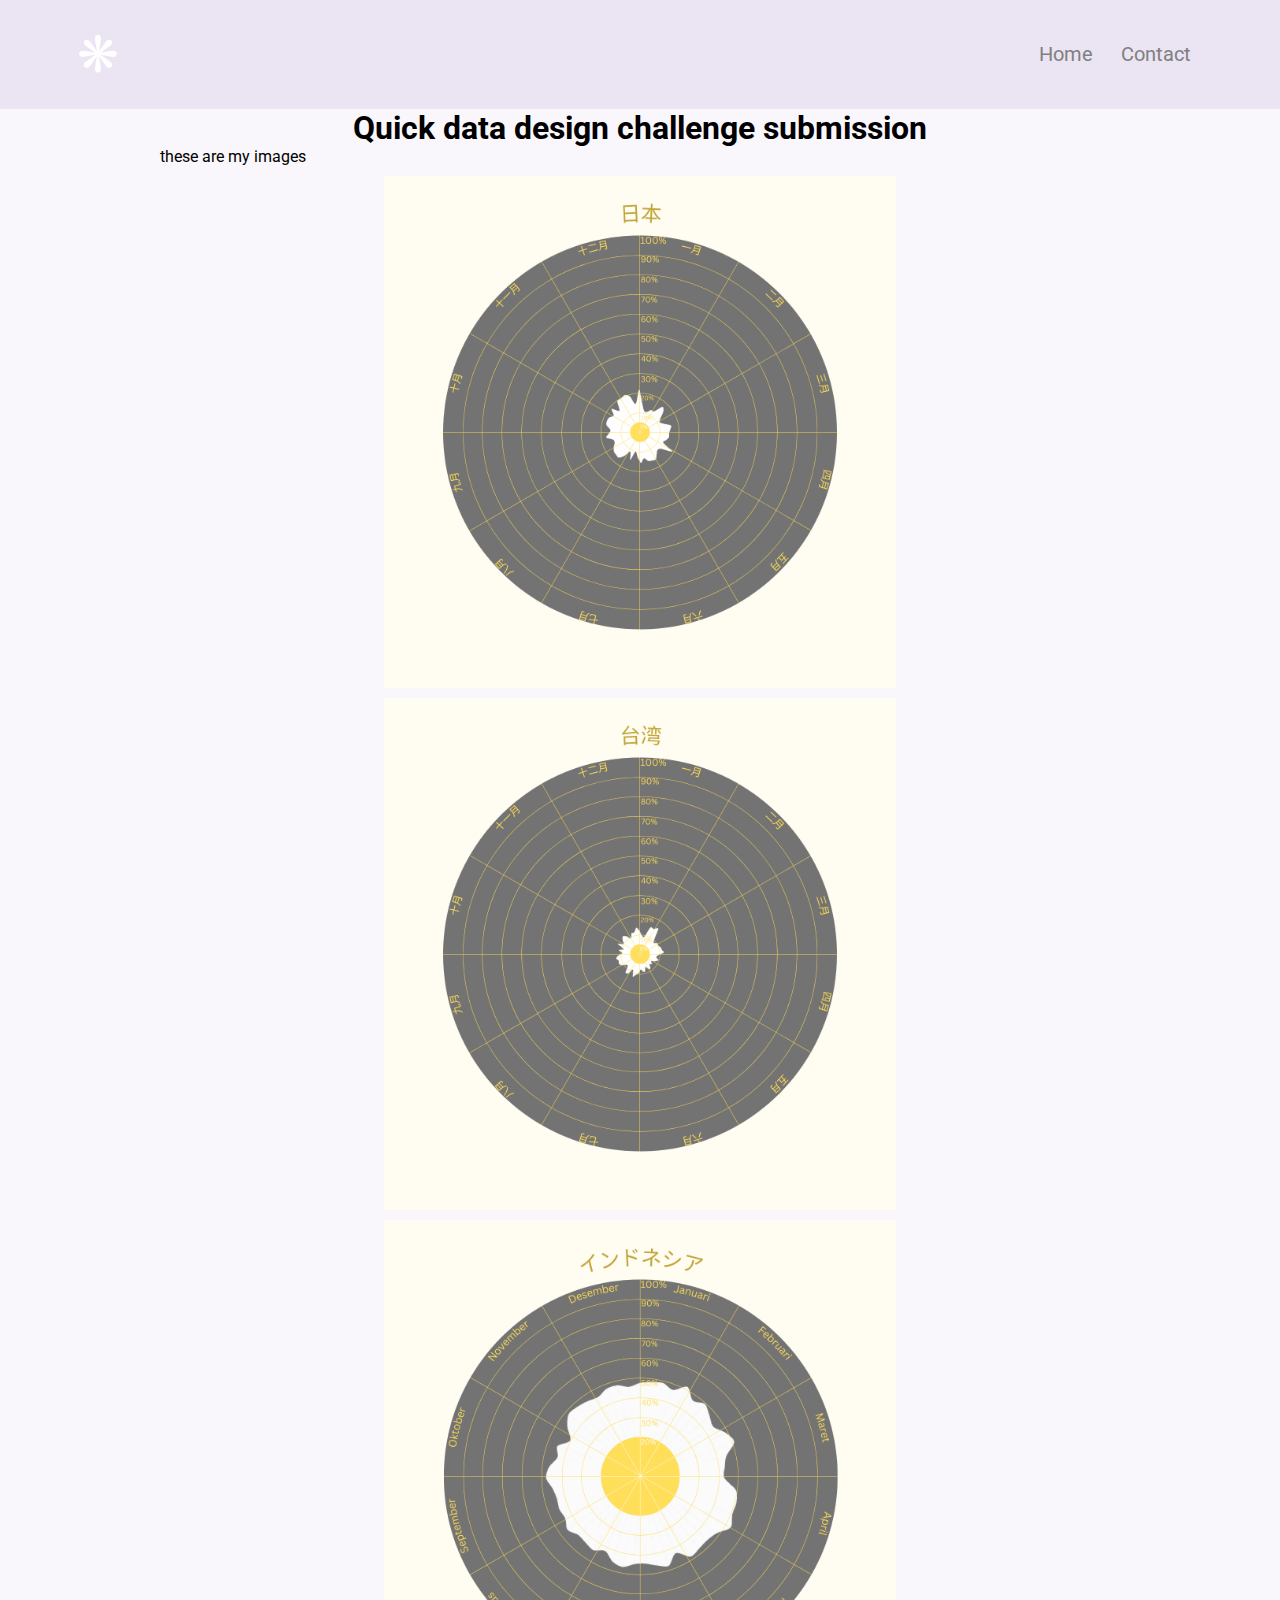
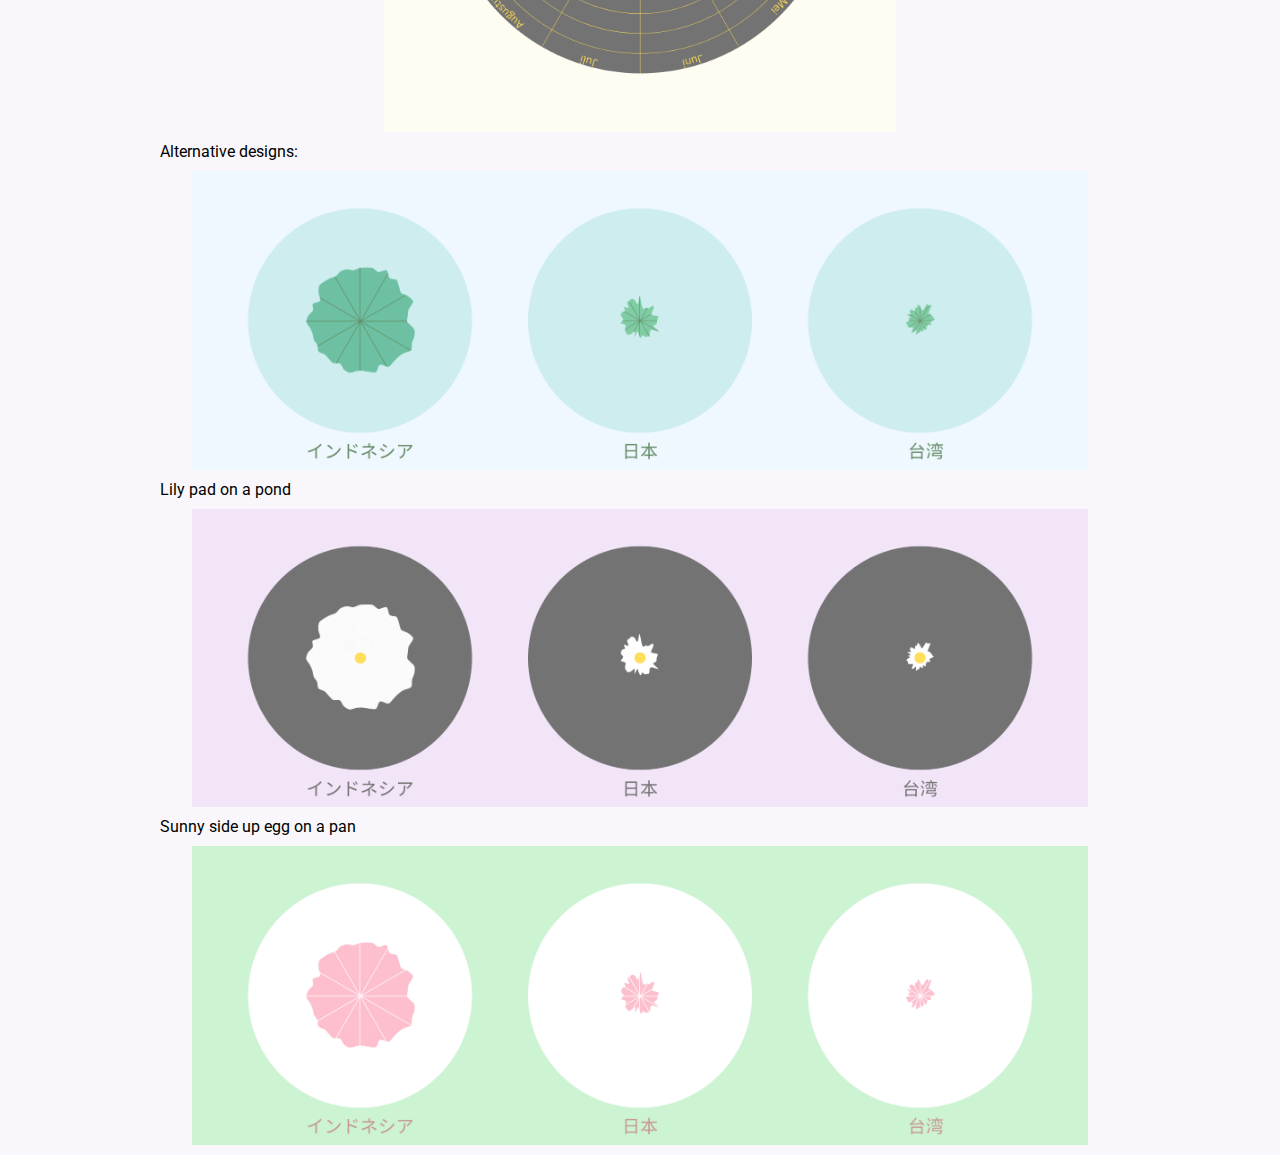
<file: datadesign.html>
<!DOCTYPE html>
<html lang="en" dir="ltr">
  <head>
    <meta charset="utf-8" name="viewport" content="with=device-width, initial-scale=1.0">
    <title>Showcasing website</title>
    <link rel="stylesheet" href="stylesheet.css">
    <link rel="preconnect" href="https://fonts.googleapis.com">
    <link rel="preconnect" href="https://fonts.gstatic.com" crossorigin>
    <link href="https://fonts.googleapis.com/css2?family=Roboto:wght@300&display=swap" rel="stylesheet">
  </head>
  <body>
    <section class = "header">
      <nav>
        <a href="index.html" class="logo">❋</a>
        <div class="nav-links">
          <ul>
            <li><a href="index.html">Home</a></li>
            <li><a href="contact.html">Contact</a></li>
          </ul>
        </div>
      </nav>
    </section>
    <h1>Quick data design challenge submission</h1>
    <p>these are my images</p>

    <img src="japan1.png" class="centerImage">
    <img src="taiwan1.png" class="centerImage">
    <img src="indonesia1.png" class="centerImage">
    <p>Alternative designs:</p>
    <img src="comb1.png" class="centerImage2">
    <p>Lily pad on a pond</p>
    <img src="comb2.png" class="centerImage2">
    <p>Sunny side up egg on a pan</p>
    <img src="comb3.png" class="centerImage2">



  </body>
</html>
</file>
<file: stylesheet.css>
*{
  margin:0;
  padding:0;
  font-family: 'Roboto', sans-serif;
  font-color: dimgray;
}



.header {
  min-height: 100vh;
  width: 100%;
  position: relative;
}
.logo{
  display: inline-block;
}
a.logo:link, a.logo:hover, a.logo:visited{
  font-size: 50px;
  color: white;
  text-decoration: none;
  display: inline-block;
}
nav {
  display: flex;
  padding: 2% 6%;
  justify-content: space-between;
  align-items: center;
}
.nav-links {
  flex: 1;
  text-align: right;
}
.nav-links ul li {
  list-style: none;
  display: inline-block;
  padding: 8px 12px;
  position: relative;
}
.nav-links ul li a {
  color: gray;
  text-decoration: none;
  font-size: 20px;
}
.nav-links ul li::after{
  content: '';
  width: 0%;
  height: 2px;
  background: #ffffff;
  display: block;
  margin: auto;
  transition: 0.5s;
}
.nav-links ul li:hover::after{
  width: 100%;
}

body{
  background-color: #f9f7fb;
}
h1 {
  text-align: center;
}
.header{
  min-height: 10vh;
  width: 100%;
  background-color: #ebe4f3;
}
p {
  width: 75%;
  margin-left: auto;
  margin-right: auto;
}
.centerImage{
  display: block;
  margin: 10px;
  margin-left: auto;
  margin-right: auto;
  width: 40%;


}
.centerImage2{
  display: block;
  margin: 10px;
  margin-left: auto;
  margin-right: auto;
  width: 70%;

}
</file>
